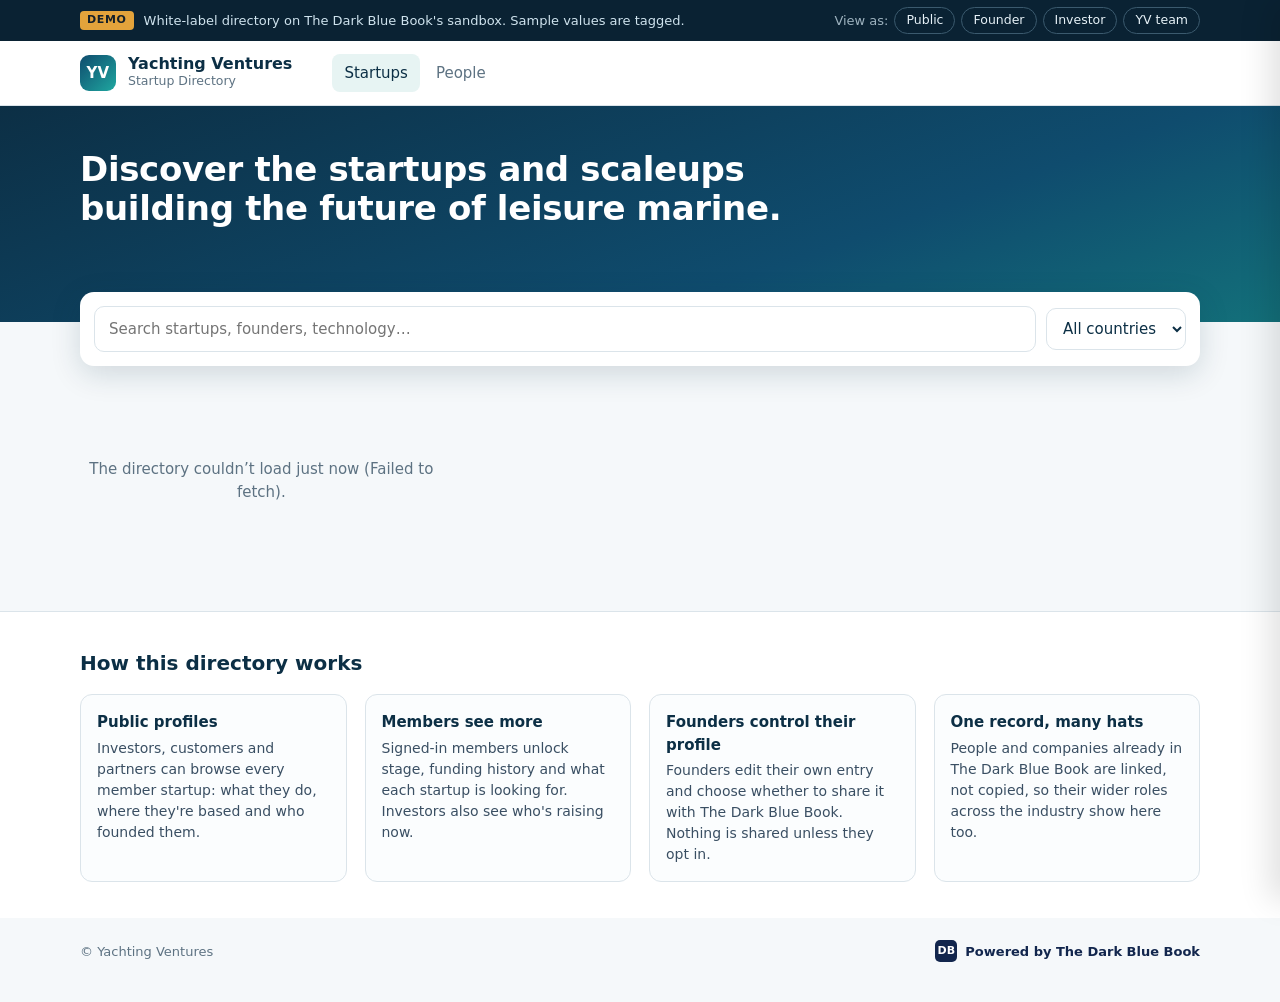
<file: app/yv/index.html>
<!DOCTYPE html>
<html lang="en-GB">
<head>
<meta charset="utf-8">
<meta name="viewport" content="width=device-width,initial-scale=1,viewport-fit=cover">
<meta name="robots" content="noindex,nofollow">
<title>Startup Directory · Yachting Ventures (demo)</title>
<meta name="description" content="Demo: a white-label startup directory for Yachting Ventures, powered by The Dark Blue Book.">
<style>
:root{--ink:#0c2f45;--primary:#0f4c6e;--accent:#1fa7a0;--soft:#e7f4f3;--bg:#f5f8fa;--surface:#fff;--line:#dbe4ea;--muted:#5d7282;--warn:#b8792a;--lock:#8a9aa6;
  --r:12px;--shadow:0 1px 2px rgba(12,47,69,.06),0 4px 14px rgba(12,47,69,.06)}
*{box-sizing:border-box}html,body{margin:0}
body{background:var(--bg);color:var(--ink);font:15px/1.5 ui-sans-serif,system-ui,-apple-system,"Segoe UI",Roboto,"Helvetica Neue",Arial,sans-serif;-webkit-font-smoothing:antialiased}
button,input,select{font:inherit;color:inherit}a{color:var(--primary)}
.wrap{max-width:1160px;margin:0 auto;padding:0 20px}
/* demo strip */
.demo{background:#0a2233;color:#cfe3ee;font-size:13px}
.demo .wrap{display:flex;gap:10px;align-items:center;flex-wrap:wrap;padding-top:7px;padding-bottom:7px}
.demo b{color:#fff;letter-spacing:.06em;font-size:11px;background:#e3a33b;color:#14202a;border-radius:4px;padding:1px 7px}
.demo .views{margin-left:auto;display:flex;gap:6px;flex-wrap:wrap;align-items:center}
.demo .views span{opacity:.75}
.demo button{background:transparent;border:1px solid #3b5a6e;color:#e6f1f7;border-radius:999px;padding:3px 11px;cursor:pointer;font-size:12.5px}
.demo button:hover{border-color:#8fb3c7}.demo button.on{background:var(--accent);border-color:var(--accent);color:#04201f;font-weight:600}
/* header */
header.top{background:var(--surface);border-bottom:1px solid var(--line);position:sticky;top:0;z-index:20}
header.top .wrap{display:flex;align-items:center;gap:16px;height:64px}
.brand{display:flex;align-items:center;gap:12px;text-decoration:none;color:var(--ink)}
.mark{width:36px;height:36px;border-radius:9px;background:linear-gradient(135deg,var(--primary),var(--accent));display:grid;place-items:center;color:#fff;font-weight:700;font-size:15px;letter-spacing:.02em}
.brand .n{font-weight:700;font-size:16px;line-height:1.1}.brand .p{font-size:12.5px;color:var(--muted)}
nav.tabs{display:flex;gap:4px;margin-left:24px}
nav.tabs button{border:0;background:none;padding:8px 12px;border-radius:8px;cursor:pointer;color:var(--muted);font-weight:500}
nav.tabs button.on{color:var(--ink);background:var(--soft)}
.acct{margin-left:auto;display:flex;align-items:center;gap:10px}
.btn{border:1px solid var(--line);background:var(--surface);border-radius:9px;padding:8px 14px;cursor:pointer;font-weight:500}
.btn:hover{border-color:#b9c9d4}.btn.pri{background:var(--primary);border-color:var(--primary);color:#fff}.btn.pri:hover{background:#0c4060}
.who{font-size:13px;color:var(--muted);text-align:right;line-height:1.2}.who b{display:block;color:var(--ink);font-weight:600}
.role{display:inline-block;font-size:11px;font-weight:600;letter-spacing:.04em;text-transform:uppercase;border-radius:4px;padding:1px 6px;background:var(--soft);color:#0e6f6a}
/* hero */
.hero{background:linear-gradient(160deg,var(--ink) 0%,var(--primary) 65%,#13707a 100%);color:#fff;padding:44px 0 72px}
.hero h1{font-size:34px;line-height:1.15;margin:0 0 10px;font-weight:700;letter-spacing:-.01em;max-width:720px}
.hero p{margin:0;color:#cfe5ee;max-width:640px;font-size:16px}
.stats{display:flex;gap:28px;margin-top:22px;flex-wrap:wrap}.stats div{font-size:13px;color:#a9cddb}.stats b{display:block;font-size:24px;color:#fff}
.searchbar{margin-top:-30px;position:relative;z-index:2}
.searchbox{background:var(--surface);border-radius:14px;box-shadow:0 8px 30px rgba(12,47,69,.16);padding:14px;display:flex;gap:10px;align-items:center;flex-wrap:wrap}
.searchbox input{flex:1 1 280px;border:1px solid var(--line);border-radius:10px;padding:11px 14px;font-size:15px;outline:none}
.searchbox input:focus{border-color:var(--accent);box-shadow:0 0 0 3px rgba(31,167,160,.15)}
.searchbox select{border:1px solid var(--line);border-radius:10px;padding:10px 12px;background:#fff}
/* filters */
.filters{display:flex;gap:8px;flex-wrap:wrap;margin:18px 0 6px;align-items:center}
.chip{border:1px solid var(--line);background:var(--surface);border-radius:999px;padding:6px 12px;cursor:pointer;font-size:13.5px}
.chip.on{background:var(--ink);border-color:var(--ink);color:#fff}
.chip.locked{color:var(--lock);border-style:dashed;cursor:help}
.fgroup{display:flex;gap:6px;align-items:center;flex-wrap:wrap;margin-right:8px}
.fgroup>small{color:var(--muted);font-size:12px;text-transform:uppercase;letter-spacing:.05em;margin-right:2px}
.count{color:var(--muted);font-size:13.5px;margin:10px 0 14px}
/* cards */
.grid{display:grid;grid-template-columns:repeat(auto-fill,minmax(300px,1fr));gap:16px;padding-bottom:48px}
.card{background:var(--surface);border:1px solid var(--line);border-radius:var(--r);padding:18px;box-shadow:var(--shadow);cursor:pointer;display:flex;flex-direction:column;gap:10px;transition:transform .12s,box-shadow .12s;text-align:left}
.card:hover{transform:translateY(-2px);box-shadow:0 2px 4px rgba(12,47,69,.06),0 10px 24px rgba(12,47,69,.1)}
.card .h{display:flex;gap:12px;align-items:center}
.av{width:44px;height:44px;border-radius:11px;display:grid;place-items:center;color:#fff;font-weight:700;font-size:15px;flex:none}
.av.p{border-radius:50%}
.card .nm{font-weight:650;font-size:16px;line-height:1.2}.card .sub{font-size:13px;color:var(--muted)}
.card .ab{font-size:14px;color:#2f4a5a;display:-webkit-box;-webkit-line-clamp:3;-webkit-box-orient:vertical;overflow:hidden}
.tags{display:flex;gap:6px;flex-wrap:wrap;margin-top:auto}
.tag{font-size:12px;border-radius:6px;padding:2px 8px;background:#eef3f6;color:#3d5868}
.tag.sec{background:var(--soft);color:#0e6f6a}.tag.raise{background:#fff3df;color:#8a5a14;font-weight:600}
.tag.book{background:#e9eef9;color:#1f3c78}.tag.feat{background:#0c2f45;color:#fff}
.tag.mine{background:#e8f6ea;color:#25693a;font-weight:600}
.empty{text-align:center;color:var(--muted);padding:60px 0}
/* drawer */
.scrim{position:fixed;inset:0;background:rgba(8,26,38,.45);z-index:40;opacity:0;pointer-events:none;transition:opacity .15s}
.scrim.on{opacity:1;pointer-events:auto}
.drawer{position:fixed;top:0;right:0;bottom:0;width:min(560px,100%);background:var(--surface);z-index:41;transform:translateX(100%);transition:transform .2s;overflow:auto;box-shadow:-10px 0 30px rgba(0,0,0,.12)}
.drawer.on{transform:none}
.dh{padding:22px 24px 18px;border-bottom:1px solid var(--line);position:sticky;top:0;background:var(--surface);z-index:1}
.dh .x{position:absolute;right:16px;top:16px;border:0;background:#eef3f6;border-radius:8px;width:32px;height:32px;cursor:pointer;font-size:18px;line-height:1}
.dh h2{margin:0;font-size:22px;line-height:1.2}.dh .sub{color:var(--muted);font-size:14px;margin-top:2px}
.db{padding:20px 24px 40px}
.db h3{font-size:12px;text-transform:uppercase;letter-spacing:.07em;color:var(--muted);margin:24px 0 10px;font-weight:600}
.db h3:first-child{margin-top:0}
dl.facts{display:grid;grid-template-columns:170px 1fr;gap:9px 14px;margin:0;font-size:14px}
dl.facts dt{color:var(--muted)}dl.facts dd{margin:0}
.locked{color:var(--lock)}.locked .l{font-size:12.5px}
.sample{font-size:10.5px;font-weight:600;letter-spacing:.05em;text-transform:uppercase;color:var(--warn);border:1px solid #ecd2a8;border-radius:4px;padding:0 5px;margin-left:6px;vertical-align:1px}
.vis{font-size:10.5px;color:var(--muted);margin-left:6px}
.people{display:flex;flex-direction:column;gap:8px}
.person{display:flex;gap:10px;align-items:center;border:1px solid var(--line);border-radius:10px;padding:9px 12px;background:#fff;cursor:pointer;text-align:left}
.person:hover{border-color:#b9c9d4}.person .av{width:34px;height:34px;font-size:12.5px}
.person .r{font-size:12.5px;color:var(--muted)}
.bookbox{border:1px solid #cdd8ef;background:linear-gradient(180deg,#f4f7fd,#fff);border-radius:12px;padding:14px 16px}
.bookbox .t{font-weight:600;display:flex;gap:8px;align-items:center}
.bookbox .t i{font-style:normal;width:22px;height:22px;border-radius:5px;background:#12264d;color:#fff;display:grid;place-items:center;font-size:11px;font-weight:700}
.bookbox ul{margin:10px 0 0;padding:0;list-style:none;font-size:13.5px;display:flex;flex-direction:column;gap:5px}
.bookbox li span{color:var(--muted)}
.bookbox p{margin:8px 0 0;font-size:13.5px;color:#3a4f63}
.share{border:1px solid var(--line);border-radius:12px;padding:14px 16px;background:#fbfdfe}
.switch{display:flex;gap:12px;align-items:flex-start;cursor:pointer}
.switch input{appearance:none;width:42px;height:24px;border-radius:999px;background:#c8d4dc;position:relative;flex:none;cursor:pointer;transition:background .15s;margin-top:1px}
.switch input:after{content:"";position:absolute;width:18px;height:18px;border-radius:50%;background:#fff;top:3px;left:3px;transition:left .15s;box-shadow:0 1px 2px rgba(0,0,0,.2)}
.switch input:checked{background:var(--accent)}.switch input:checked:after{left:21px}
.switch .tx b{display:block}.switch .tx small{color:var(--muted);font-size:13px;display:block;margin-top:2px}
.edit{display:flex;flex-direction:column;gap:10px;font-size:14px}
.edit label{display:flex;gap:8px;align-items:center}
.ok{color:#25693a;font-size:13px;margin-top:8px}
.note{font-size:13px;color:var(--muted)}
.cta{border:1px dashed #b9c9d4;border-radius:12px;padding:14px 16px;font-size:14px;color:#3a4f63;background:#fbfdfe}
/* sign-in */
.modal{position:fixed;inset:0;display:none;place-items:center;z-index:60;background:rgba(8,26,38,.5);padding:16px}
.modal.on{display:grid}
.mbox{background:#fff;border-radius:14px;padding:24px;width:min(420px,100%);box-shadow:0 20px 50px rgba(0,0,0,.25)}
.mbox h2{margin:0 0 4px;font-size:20px}.mbox p{margin:0 0 14px;color:var(--muted);font-size:14px}
.mbox label{display:block;font-size:13px;color:var(--muted);margin-bottom:10px}
.mbox input{width:100%;border:1px solid var(--line);border-radius:9px;padding:10px 12px;margin-top:4px}
.mbox .acts{display:flex;gap:8px;margin-top:6px}
.err{color:#a3332b;font-size:13px;min-height:18px}
/* how it works */
.how{background:var(--surface);border-top:1px solid var(--line);padding:36px 0}
.how h2{margin:0 0 16px;font-size:20px}
.how .cols{display:grid;grid-template-columns:repeat(auto-fit,minmax(230px,1fr));gap:18px}
.how .c{border:1px solid var(--line);border-radius:12px;padding:16px;background:#fbfdfe}
.how .c b{display:block;margin-bottom:4px}.how .c p{margin:0;font-size:14px;color:#3a4f63}
footer{padding:22px 0 40px;color:var(--muted);font-size:13px}
footer .wrap{display:flex;gap:14px;flex-wrap:wrap;align-items:center}
.pb{display:inline-flex;align-items:center;gap:8px;color:#12264d;text-decoration:none;font-weight:600;margin-left:auto}
.pb i{font-style:normal;width:22px;height:22px;border-radius:5px;background:#12264d;color:#fff;display:grid;place-items:center;font-size:11px}
@media (max-width:720px){nav.tabs{margin-left:0}.brand .p{display:none}.hero h1{font-size:26px}dl.facts{grid-template-columns:1fr}dl.facts dt{margin-top:6px}.who{display:none}header.top .wrap{gap:8px}}
</style>
</head>
<body>
<div class="demo"><div class="wrap"><b>DEMO</b><span>White-label directory on The Dark Blue Book's sandbox. Sample values are tagged.</span>
  <div class="views"><span>View as:</span>
    <button data-as="">Public</button><button data-as="yv-founder@example.com">Founder</button><button data-as="yv-investor@example.com">Investor</button><button data-as="yv-admin@example.com">YV team</button>
  </div></div></div>

<header class="top"><div class="wrap">
  <a class="brand" href="#" data-home="1"><div class="mark">YV</div><div><div class="n" id="wm">Yachting Ventures</div><div class="p" id="prod">Startup Directory</div></div></a>
  <nav class="tabs"><button data-tab="startup" class="on">Startups</button><button data-tab="person">People</button></nav>
  <div class="acct" id="acct"></div>
</div></header>

<section class="hero"><div class="wrap">
  <h1 id="tagline">Discover the startups and scaleups building the future of leisure marine.</h1>
  <p id="about"></p>
  <div class="stats" id="stats"></div>
</div></section>

<main class="wrap">
  <div class="searchbar"><div class="searchbox">
    <input id="q" type="search" placeholder="Search startups, founders, technology…" autocomplete="off">
    <select id="country"><option value="">All countries</option></select>
  </div></div>
  <div class="filters" id="filters"></div>
  <div class="count" id="count"></div>
  <div class="grid" id="grid"></div>
</main>

<section class="how"><div class="wrap">
  <h2>How this directory works</h2>
  <div class="cols">
    <div class="c"><b>Public profiles</b><p>Investors, customers and partners can browse every member startup: what they do, where they're based and who founded them.</p></div>
    <div class="c"><b>Members see more</b><p>Signed-in members unlock stage, funding history and what each startup is looking for. Investors also see who's raising now.</p></div>
    <div class="c"><b>Founders control their profile</b><p>Founders edit their own entry and choose whether to share it with The Dark Blue Book. Nothing is shared unless they opt in.</p></div>
    <div class="c"><b>One record, many hats</b><p>People and companies already in The Dark Blue Book are linked, not copied, so their wider roles across the industry show here too.</p></div>
  </div>
</div></section>

<footer><div class="wrap"><span id="foot">© Yachting Ventures</span><a class="pb" href="/" title="The Dark Blue Book (sandbox)"><i>DB</i>Powered by The Dark Blue Book</a></div></footer>

<div class="scrim" id="scrim"></div>
<aside class="drawer" id="drawer" aria-hidden="true"></aside>

<div class="modal" id="modal"><form class="mbox" id="signin">
  <h2>Member sign in</h2><p>Demo accounts use the password <b>yv-demo-2026</b>.</p>
  <label>Email<input id="em" type="email" autocomplete="username" required value="yv-investor@example.com"></label>
  <label>Password<input id="pw" type="password" autocomplete="current-password" required value="yv-demo-2026"></label>
  <div class="err" id="err"></div>
  <div class="acts"><button class="btn pri">Sign in</button><button class="btn" type="button" data-close="1">Cancel</button></div>
</form></div>

<script>
/* Yachting Ventures Startup Directory, demo (27 Nov 2026).
   Reads the 'yv' community from The Dark Blue Book's sandbox database through security-definer functions:
   community_directory (everything this viewer may see), community_book_hats (roles in the book),
   community_set_share (opt in or out of the book), community_save_value (founders edit their own fields).
   What a viewer sees is decided by the database, not this page: signed out, the private fields never arrive. */
const SB='https://kttiojuuynaznqrcwbyy.supabase.co',KEY='sb_publishable_x3NTVTSCTWkt3aaYtsncwA__-Xd-tt2',C='yv',DEMO_PW='yv-demo-2026',BOOK=location.origin+'/';
const COUNTRIES={NZL:['New Zealand','NZ'],DEU:['Germany','DE'],NOR:['Norway','NO'],SVN:['Slovenia','SI'],GBR:['United Kingdom','GB'],AUS:['Australia','AU'],CAN:['Canada','CA'],AND:['Andorra','AD'],NLD:['Netherlands','NL'],ESP:['Spain','ES'],USA:['United States','US'],FRA:['France','FR'],ITA:['Italy','IT'],MCO:['Monaco','MC'],ARE:['United Arab Emirates','AE']};
const flag=c=>{const x=COUNTRIES[c];return x?String.fromCodePoint(...[...x[1]].map(ch=>127397+ch.charCodeAt(0))):''};
const cname=c=>(COUNTRIES[c]||[c])[0];
const esc=s=>String(s??'').replace(/[&<>"']/g,c=>({'&':'&amp;','<':'&lt;','>':'&gt;','"':'&quot;',"'":'&#39;'}[c]));
const $=id=>document.getElementById(id);
const PAL=['#0f4c6e','#1fa7a0','#2d6a9f','#7b5ea7','#c0633b','#2f8f5b','#a8436b','#3b7f8f','#8a6d1f','#4a5fc1'];
const hue=s=>PAL[[...s].reduce((a,c)=>a+c.charCodeAt(0),0)%PAL.length];
const ini=n=>n.replace(/[^A-Za-zÀ-ž ]/g,' ').trim().split(/\s+/).slice(0,2).map(w=>w[0]).join('').toUpperCase();
const VIS={public:'Public',members:'Members',investors:'Investors',admins:'YV team'};
const ROLE_LABEL={public:'Public',member:'Member',investor:'Investor',admin:'YV team'};

let auth=null,D=null,tab='startup',F={sector:'',stage:'',looking:'',raising:false},sel=null,saved='';
try{auth=JSON.parse(sessionStorage.getItem('yv-auth')||'null')}catch(e){}

async function rpc(fn,args){
  const h={'apikey':KEY,'Content-Type':'application/json'};if(auth)h.Authorization='Bearer '+auth.access_token;
  const r=await fetch(SB+'/rest/v1/rpc/'+fn,{method:'POST',headers:h,body:JSON.stringify(args)});
  if(r.status===401&&auth){setAuth(null);return rpc(fn,args)}
  if(!r.ok)throw new Error((await r.text()).slice(0,200));
  const t=await r.text();return t?JSON.parse(t):null}
function setAuth(a){auth=a;try{a?sessionStorage.setItem('yv-auth',JSON.stringify(a)):sessionStorage.removeItem('yv-auth')}catch(e){}}
async function signIn(email,pw){
  const r=await fetch(SB+'/auth/v1/token?grant_type=password',{method:'POST',headers:{apikey:KEY,'Content-Type':'application/json'},body:JSON.stringify({email,password:pw})});
  if(!r.ok)throw new Error('Wrong email or password.');const j=await r.json();setAuth({access_token:j.access_token,email});}
async function load(){D=await rpc('community_directory',{p:C});paintChrome();render();if(sel)openProfile(sel,true)}

function E(id){return D.entries.find(e=>e.id===id)}
function field(k){return D.fields.find(f=>f.key===k)}
function v(e,k){return e.values[k]}

function paintChrome(){
  const c=D.community,b=c.brand||{};
  for(const [k,val] of Object.entries(b))if(/^#/.test(val))document.documentElement.style.setProperty('--'+k,val);
  $('wm').textContent=b.wordmark||c.name;$('prod').textContent=c.product;$('tagline').textContent=c.tagline;$('about').textContent=c.about;
  $('foot').textContent='© '+c.name+' · Directory demo';
  const st=D.entries.filter(e=>e.kind==='startup'),ppl=D.entries.filter(e=>e.kind==='person');
  const countries=new Set(st.map(e=>e.country).filter(Boolean)),sectors=new Set(st.map(e=>v(e,'sector')).filter(Boolean));
  $('stats').innerHTML=`<div><b>${st.length}</b>startups</div><div><b>${ppl.length}</b>founders and team</div><div><b>${countries.size}</b>countries</div><div><b>${sectors.size}</b>sectors</div>`;
  const cs=$('country'),cur=cs.value;cs.innerHTML='<option value="">All countries</option>'+[...countries].sort((a,b)=>cname(a).localeCompare(cname(b))).map(x=>`<option value="${x}">${flag(x)} ${esc(cname(x))}</option>`).join('');cs.value=cur;
  const role=D.viewer.role;
  $('acct').innerHTML=role==='public'?`<button class="btn" data-signin="1">Member sign in</button><a class="btn pri" href="${esc(c.join_url)}" target="_blank" rel="noopener">Join ${esc(c.name)}</a>`
    :`<div class="who"><b>${esc(D.viewer.label||auth&&auth.email)}</b><span class="role">${ROLE_LABEL[role]}</span></div><button class="btn" data-signout="1">Sign out</button>`;
  document.querySelectorAll('.demo [data-as]').forEach(b=>b.classList.toggle('on',(b.dataset.as||'')===(auth?auth.email:'')));
  document.querySelectorAll('nav.tabs button').forEach(b=>b.classList.toggle('on',b.dataset.tab===tab));
}

function filtersHtml(){
  if(tab!=='startup')return '';
  const sec=field('sector'),stage=field('stage'),lf=field('looking_for'),rz=field('raising');
  const chips=(f,key,val,label)=>`<button class="chip${F[key]===val?' on':''}" data-f="${key}" data-v="${esc(val)}">${esc(label)}</button>`;
  const lock=(f)=>`<span class="chip locked" title="${VIS[f.visibility]} only: sign in to filter by ${esc(f.label.toLowerCase())}">🔒 ${esc(f.label)}</span>`;
  let h=`<div class="fgroup"><small>Sector</small>${chips(sec,'sector','','All')}${sec.options.map(o=>chips(sec,'sector',o,o)).join('')}</div>`;
  h+=`<div class="fgroup">${stage.open?`<small>Stage</small>${chips(stage,'stage','','Any')}${stage.options.map(o=>chips(stage,'stage',o,o)).join('')}`:lock(stage)}</div>`;
  h+=`<div class="fgroup">${lf.open?`<small>Looking for</small>${chips(lf,'looking','','Any')}${lf.options.map(o=>chips(lf,'looking',o,o)).join('')}`:lock(lf)}</div>`;
  h+=`<div class="fgroup">${rz.open?`<button class="chip${F.raising?' on':''}" data-raising="1">💷 Raising now</button>`:lock(rz)}</div>`;
  return h}

function match(e,q){
  if(!q)return true;
  const hay=[e.name,e.about,v(e,'sector'),v(e,'hq'),cname(e.country),...(e.people||[]).map(p=>p.name+' '+p.role),...(e.orgs||[]).map(o=>o.name+' '+o.role)].join(' ').toLowerCase();
  return q.split(/\s+/).every(w=>hay.includes(w))}

function render(){
  $('filters').innerHTML=filtersHtml();
  const q=$('q').value.trim().toLowerCase(),cty=$('country').value;
  let list=D.entries.filter(e=>e.kind===tab&&match(e,q)&&(!cty||e.country===cty));
  if(tab==='startup')list=list.filter(e=>(!F.sector||v(e,'sector')===F.sector)&&(!F.stage||v(e,'stage')===F.stage)&&(!F.looking||(v(e,'looking_for')||[]).includes(F.looking))&&(!F.raising||v(e,'raising')===true));
  list.sort((a,b)=>(b.mine-a.mine)||(b.featured-a.featured)||a.name.localeCompare(b.name));
  $('count').textContent=list.length+' '+(tab==='startup'?(list.length===1?'startup':'startups'):(list.length===1?'person':'people'));
  $('grid').innerHTML=list.length?list.map(card).join(''):`<div class="empty">Nothing matches that search.</div>`;
}

function card(e){
  if(e.kind==='person'){
    const orgs=(e.orgs||[]).map(o=>o.role+', '+o.name).join(' · ')||v(e,'person_role')||'';
    return `<button class="card" data-open="${e.id}"><div class="h"><div class="av p" style="background:${hue(e.name)}">${ini(e.name)}</div><div><div class="nm">${esc(e.name)}</div><div class="sub">${esc(orgs)}</div></div></div>
      <div class="tags">${e.country?`<span class="tag">${flag(e.country)} ${esc(cname(e.country))}</span>`:''}${e.in_book&&e.shared?'<span class="tag book">Also in The Dark Blue Book</span>':''}</div></button>`}
  const sec=v(e,'sector'),hq=v(e,'hq')||cname(e.country);
  return `<button class="card" data-open="${e.id}"><div class="h"><div class="av" style="background:${hue(e.name)}">${ini(e.name)}</div><div><div class="nm">${esc(e.name)}</div><div class="sub">${flag(e.country)} ${esc(hq)}</div></div></div>
    <div class="ab">${esc(e.about)}</div>
    <div class="tags">${e.mine?'<span class="tag mine">Your company</span>':''}${e.featured?'<span class="tag feat">Featured</span>':''}${sec?`<span class="tag sec">${esc(sec)}</span>`:''}${v(e,'stage')?`<span class="tag">${esc(v(e,'stage'))}</span>`:''}${v(e,'raising')===true?'<span class="tag raise">Raising</span>':''}${e.in_book&&e.shared?'<span class="tag book">In The Dark Blue Book</span>':''}</div></button>`}

function fmt(f,val){
  if(f.type==='bool')return val?'Yes':'No';
  if(f.type==='multi')return (val||[]).map(x=>`<span class="tag">${esc(x)}</span>`).join(' ');
  if(f.type==='url')return `<a href="${esc(val)}" target="_blank" rel="noopener">Open</a>`;
  return esc(val)}

function factsHtml(e){
  const rows=D.fields.filter(f=>f.applies_to===e.kind);
  return `<dl class="facts">${rows.map(f=>{
    const has=Object.prototype.hasOwnProperty.call(e.values,f.key),open=f.open||e.mine;
    if(!open)return `<dt>${esc(f.label)}</dt><dd class="locked"><span class="l">🔒 ${VIS[f.visibility]} only</span></dd>`;
    if(!has)return '';
    return `<dt>${esc(f.label)}${f.visibility!=='public'?`<span class="vis">· ${VIS[f.visibility]}</span>`:''}</dt><dd>${fmt(f,e.values[f.key])}${f.sample?'<span class="sample">sample</span>':''}</dd>`}).join('')}</dl>`}

async function openProfile(id,keep){
  const e=E(id);if(!e)return closeDrawer();sel=id;
  if(!keep)saved='';
  const dr=$('drawer'),role=D.viewer.role,canEdit=e.mine||role==='admin';
  const locked=D.fields.filter(f=>f.applies_to===e.kind&&!f.open&&!e.mine).length;
  const sub=e.kind==='startup'?`${flag(e.country)} ${esc(v(e,'hq')||cname(e.country))}${v(e,'sector')?' · '+esc(v(e,'sector')):''}`:esc((e.orgs||[]).map(o=>o.role+', '+o.name).join(' · ')||v(e,'person_role')||'');
  let h=`<div class="dh"><button class="x" data-close-drawer="1" aria-label="Close">×</button><div style="display:flex;gap:14px;align-items:center"><div class="av${e.kind==='person'?' p':''}" style="background:${hue(e.name)};width:52px;height:52px;font-size:17px">${ini(e.name)}</div><div><h2>${esc(e.name)}</h2><div class="sub">${sub}</div></div></div></div><div class="db">`;
  if(e.about)h+=`<h3>About</h3><p style="margin:0">${esc(e.about)}</p>${e.website?`<p style="margin:10px 0 0"><a href="${esc(e.website)}" target="_blank" rel="noopener">${esc(e.website.replace(/^https?:\/\/(www\.)?/,''))} ↗</a></p>`:''}`;
  h+=`<h3>Details</h3>${factsHtml(e)}`;
  if(locked&&role==='public')h+=`<div class="cta" style="margin-top:14px">${locked} more details are for ${esc(D.community.name)} members and investors. <button class="btn" data-signin="1" style="margin-left:6px;padding:5px 10px">Sign in</button></div>`;
  if(e.kind==='startup'&&e.people.length)h+=`<h3>Founders and team</h3><div class="people">${e.people.map(p=>`<button class="person" data-open="${p.id}"><div class="av p" style="background:${hue(p.name)}">${ini(p.name)}</div><div><div>${esc(p.name)}</div><div class="r">${esc(p.role)}</div></div></button>`).join('')}</div>`;
  if(e.kind==='person'&&e.orgs.length)h+=`<h3>In the directory</h3><div class="people">${e.orgs.map(o=>`<button class="person" data-open="${o.id}"><div class="av" style="background:${hue(o.name)}">${ini(o.name)}</div><div><div>${esc(o.name)}</div><div class="r">${esc(o.role)}</div></div></button>`).join('')}</div>`;
  h+=`<div id="hats"></div>`;
  if(canEdit&&e.kind==='startup')h+=editHtml(e);
  if(canEdit)h+=shareHtml(e);
  h+='</div>';
  dr.innerHTML=h;dr.classList.add('on');dr.setAttribute('aria-hidden','false');$('scrim').classList.add('on');
  if(!keep)dr.scrollTop=0;
  try{history.replaceState(null,'','#'+id)}catch(err){}
  if(e.in_book&&e.shared){
    const hats=await rpc('community_book_hats',{p:C,p_entity:id}).catch(()=>[]);
    if(sel!==id)return;
    const here=new Set([...(e.people||[]).map(p=>p.id),...(e.orgs||[]).map(o=>o.id)]);
    const others=hats.filter(x=>!here.has(x.other_id)),show=others.slice(0,10);
    if(!others.length)return;
    $('hats').innerHTML=`<h3>Across the industry</h3><div class="bookbox"><div class="t"><i>DB</i>Also in The Dark Blue Book</div>
      <ul>${show.map(x=>`<li>${x.dir==='out'?`${esc(x.role)} <span>·</span> ${esc(x.other)}`:`${esc(x.other)} <span>· ${esc(x.role)}</span>`}</li>`).join('')}</ul>
      ${others.length>show.length?`<p>and ${others.length-show.length} more.</p>`:''}<p><a href="${BOOK}#${encodeURIComponent(id)}" target="_blank" rel="noopener">See ${esc(e.name)} on the map ↗</a></p></div>`}
}

function editHtml(e){
  const lf=field('looking_for'),cur=v(e,'looking_for')||[];
  return `<h3>Edit your listing</h3><div class="share edit">
    <label><input type="checkbox" data-edit-raising="${e.id}" ${v(e,'raising')===true?'checked':''}> Raising now <span class="note">(investors only)</span></label>
    <div><div class="note" style="margin-bottom:6px">Looking for (members)</div><div style="display:flex;gap:10px;flex-wrap:wrap">${lf.options.map(o=>`<label><input type="checkbox" data-edit-lf="${e.id}" value="${esc(o)}" ${cur.includes(o)?'checked':''}> ${esc(o)}</label>`).join('')}</div></div>
    ${saved==='edit'?'<div class="ok">Saved.</div>':''}</div>`}

function shareHtml(e){
  const already=e.in_book&&!e.book_draft;
  const status=e.shared?(already?`Shared. ${esc(e.name)} is in The Dark Blue Book, so its wider industry roles show on this profile.`:`Shared. The Dark Blue Book's editors will review the entry before it appears on their map.`)
    :`Not shared. This profile stays inside the ${esc(D.community.name)} directory.`;
  return `<h3>The Dark Blue Book</h3><div class="share"><label class="switch"><input type="checkbox" data-share="${e.id}" ${e.shared?'checked':''} ${already&&e.shared?'':''}><span class="tx"><b>Share this profile with The Dark Blue Book</b><small>The Dark Blue Book maps who's who across the marine and sailing business. Sharing adds ${e.kind==='startup'?'your company':'this person'} there too, linked to ${esc(D.community.name)}. You can stop sharing at any time.</small></span></label>
    <p class="note" style="margin:10px 0 0">${status}</p>${saved==='share'?'<div class="ok">Updated.</div>':''}</div>`}

function closeDrawer(){sel=null;$('drawer').classList.remove('on');$('drawer').setAttribute('aria-hidden','true');$('scrim').classList.remove('on');try{history.replaceState(null,'',location.pathname)}catch(e){}}

document.addEventListener('click',async ev=>{
  const t=ev.target.closest('button,a,[data-close],#scrim');if(!t)return;
  if(t.id==='scrim'||t.dataset.closeDrawer)return closeDrawer();
  if(t.dataset.home){ev.preventDefault();closeDrawer();window.scrollTo({top:0,behavior:'smooth'});return}
  if(t.dataset.tab){tab=t.dataset.tab;paintChrome();render();return}
  if(t.dataset.open)return openProfile(t.dataset.open);
  if(t.dataset.f){F[t.dataset.f]=t.dataset.v;render();return}
  if(t.dataset.raising){F.raising=!F.raising;render();return}
  if(t.dataset.signin){$('err').textContent='';$('modal').classList.add('on');return}
  if(t.dataset.close){$('modal').classList.remove('on');return}
  if(t.dataset.signout){setAuth(null);await load();return}
  if(t.dataset.as!==undefined){
    t.disabled=true;
    try{if(t.dataset.as){await signIn(t.dataset.as,DEMO_PW)}else setAuth(null);await load()}catch(e){alertBox(e.message)}
    t.disabled=false;return}
});
document.addEventListener('change',async ev=>{
  const t=ev.target;
  try{
    if(t.dataset.share){await rpc('community_set_share',{p:C,p_entity:t.dataset.share,p_share:t.checked});saved='share';await load();return}
    if(t.dataset.editRaising){await rpc('community_save_value',{p:C,p_entity:t.dataset.editRaising,p_key:'raising',p_value:t.checked});saved='edit';await load();return}
    if(t.dataset.editLf){const id=t.dataset.editLf,vals=[...document.querySelectorAll(`[data-edit-lf="${id}"]:checked`)].map(x=>x.value);
      await rpc('community_save_value',{p:C,p_entity:id,p_key:'looking_for',p_value:vals.length?vals:null});saved='edit';await load();return}
  }catch(e){alertBox('Couldn’t save: '+e.message)}
  if(t.id==='country')render();
});
$('q').addEventListener('input',render);
$('signin').addEventListener('submit',async ev=>{ev.preventDefault();$('err').textContent='';
  try{await signIn($('em').value.trim(),$('pw').value);$('modal').classList.remove('on');await load()}catch(e){$('err').textContent=e.message}});
document.addEventListener('keydown',e=>{if(e.key==='Escape'){$('modal').classList.remove('on');closeDrawer()}});
function alertBox(m){const d=document.createElement('div');d.textContent=m;d.style.cssText='position:fixed;left:50%;bottom:24px;transform:translateX(-50%);background:#0c2f45;color:#fff;padding:10px 16px;border-radius:10px;z-index:99;font-size:14px';document.body.appendChild(d);setTimeout(()=>d.remove(),4000)}

window.addEventListener('hashchange',()=>{const h=decodeURIComponent(location.hash.slice(1));if(h&&h!==sel&&D)openProfile(h)});
sel=decodeURIComponent(location.hash.slice(1))||null;
load().catch(e=>{$('grid').innerHTML=`<div class="empty">The directory couldn’t load just now (${esc(e.message)}).</div>`});
</script>
</body>
</html>
</file>
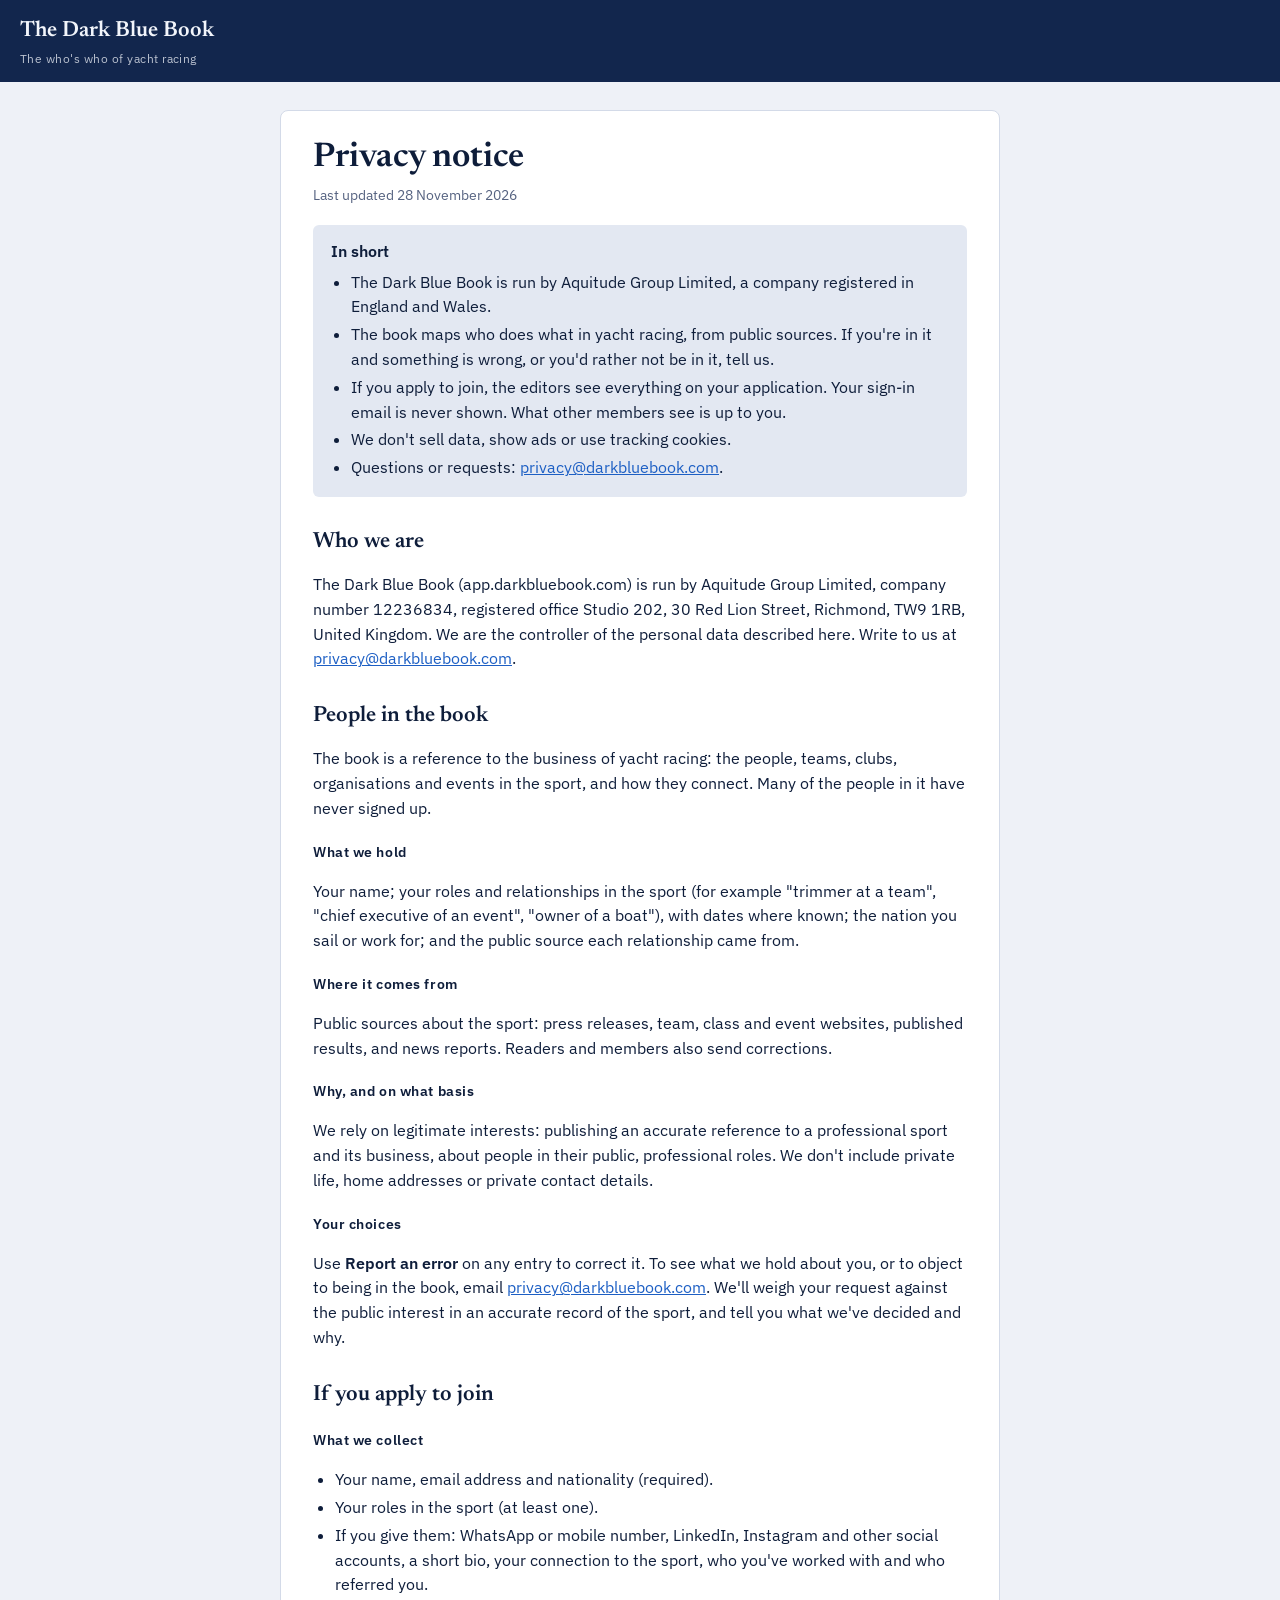
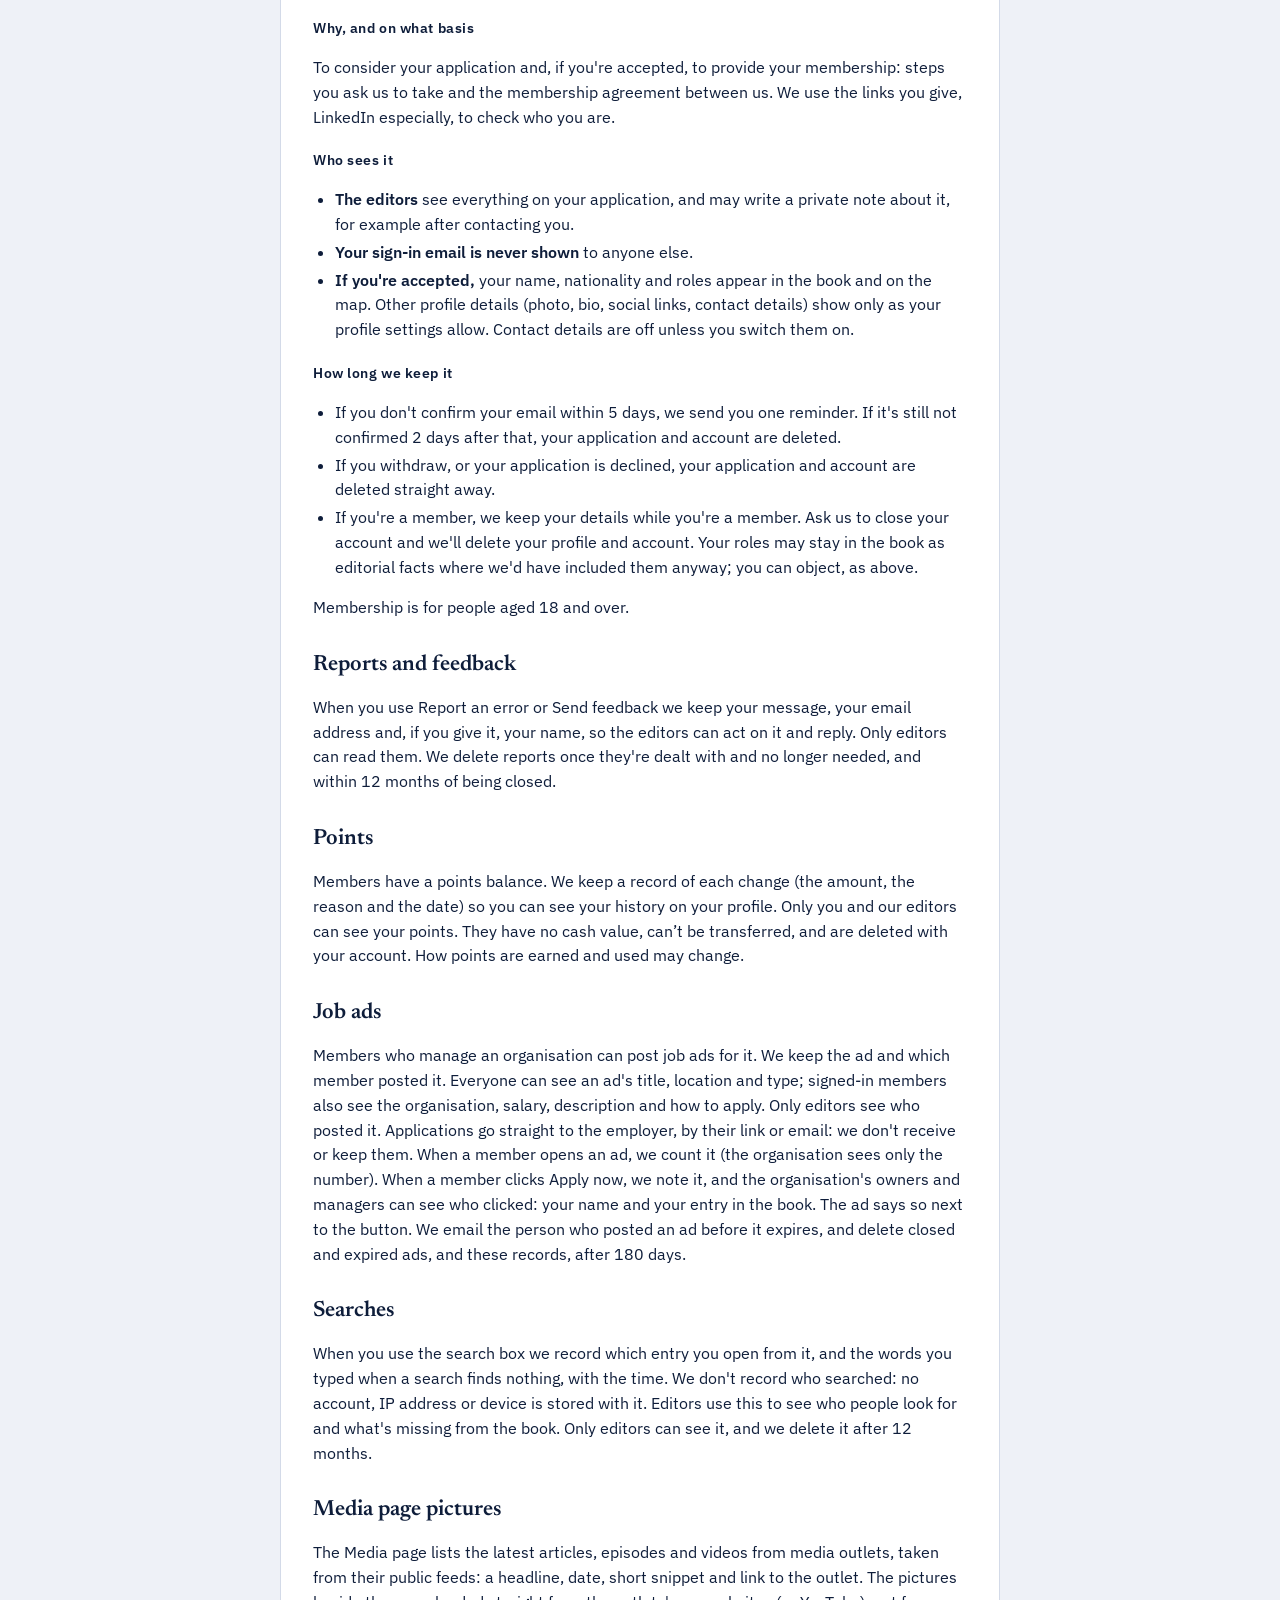
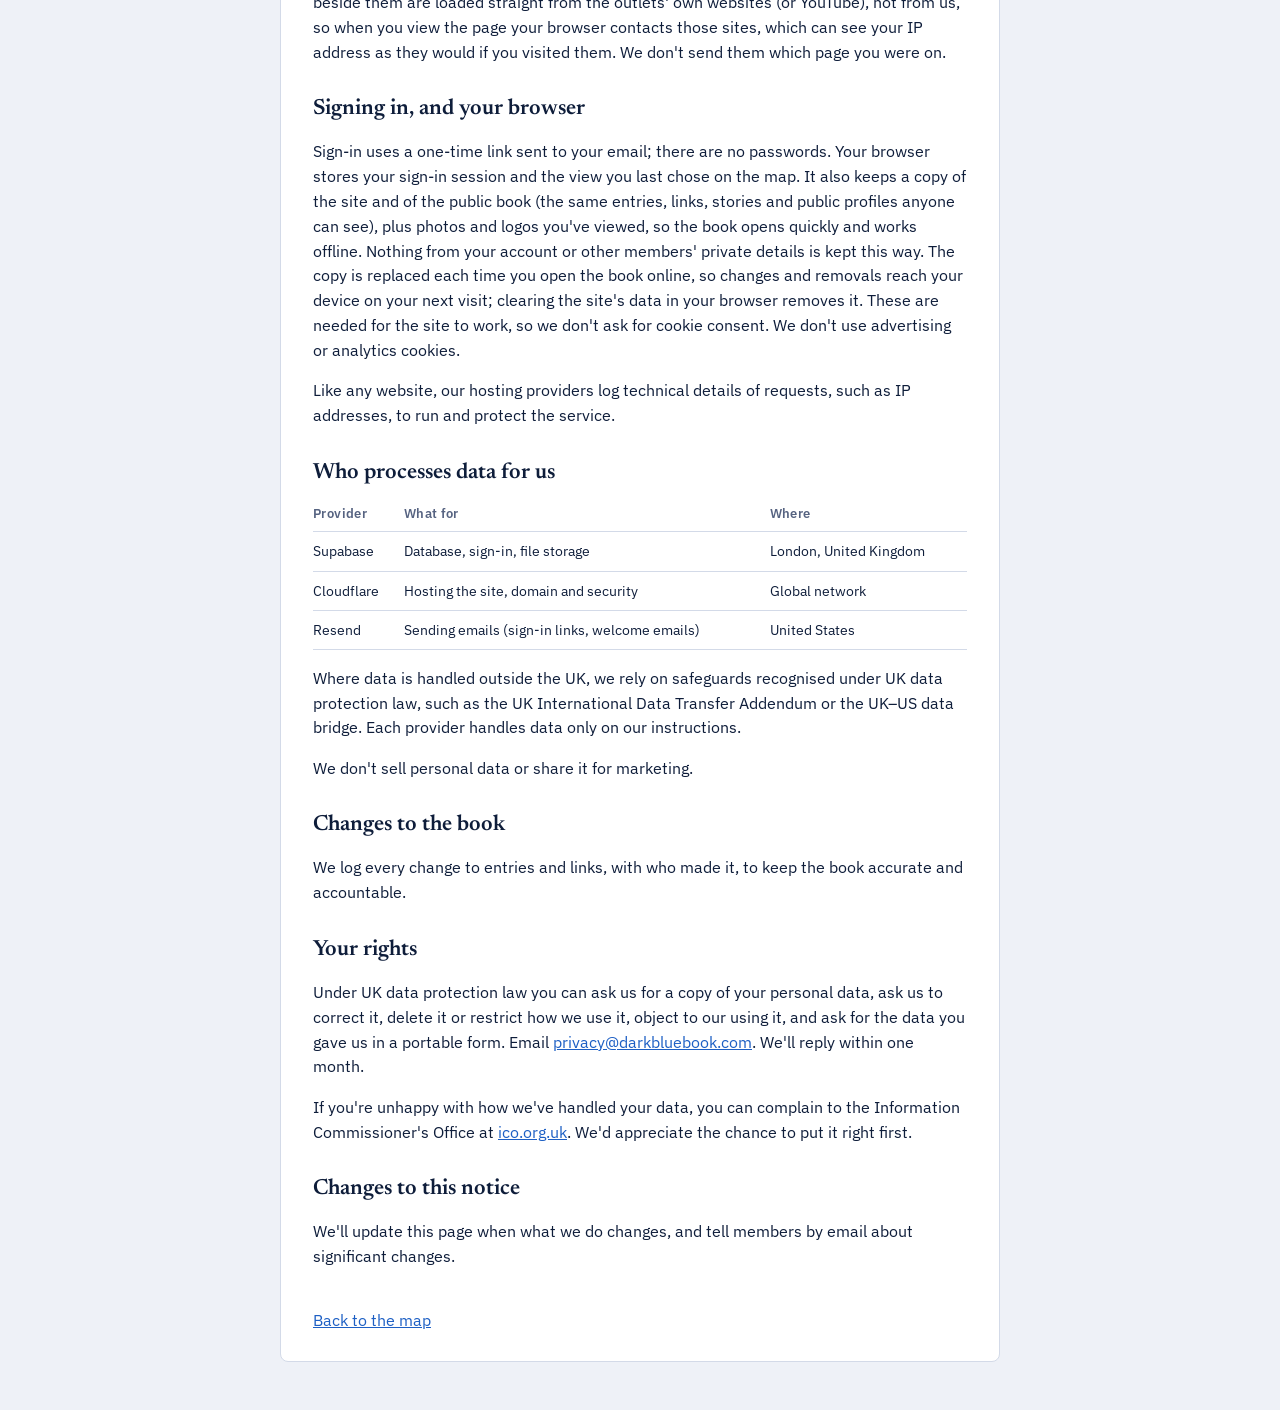
<file: app/privacy.html>
<!doctype html>
<html lang="en"><head><meta charset="utf-8"><meta name="viewport" content="width=device-width,initial-scale=1">
<title>Privacy notice · The Dark Blue Book</title>
<meta name="description" content="How The Dark Blue Book collects, uses and protects personal data.">
<link rel="stylesheet" href="fonts/fonts.css">
<link rel="manifest" href="/manifest.webmanifest"><meta name="theme-color" content="#12264d"><link rel="icon" href="/icons/icon-32.png" sizes="32x32"><link rel="apple-touch-icon" href="/icons/icon-180.png">
<style>
:root{--bg:#eef1f7;--surface:#ffffff;--ink:#0e1d3a;--muted:#566381;--line:#d3dae8;--wash:#e3e8f2;--navy:#12264d;--on-navy:#f2f5fb;--link:#1d5fc4;
  --display:"Newsreader",Georgia,"Times New Roman",serif;--ui:"IBM Plex Sans",system-ui,-apple-system,"Segoe UI",sans-serif}
@media (prefers-color-scheme: dark){:root:not([data-theme="light"]){--bg:#091228;--surface:#0f1c3b;--ink:#e8edf9;--muted:#93a2c2;--line:#22335c;--wash:#16264b;--navy:#050c1d;--on-navy:#e8edf9;--link:#6ea4ff;color-scheme:dark}}
:root[data-theme="dark"]{--bg:#091228;--surface:#0f1c3b;--ink:#e8edf9;--muted:#93a2c2;--line:#22335c;--wash:#16264b;--navy:#050c1d;--on-navy:#e8edf9;--link:#6ea4ff;color-scheme:dark}
*{box-sizing:border-box}
body{margin:0;background:var(--bg);color:var(--ink);font-family:var(--ui);font-size:15.5px;line-height:1.6}
a{color:var(--link)}
.top{background:var(--navy);color:var(--on-navy);padding:14px 20px}
.top a{color:inherit;text-decoration:none;font-family:var(--display);font-weight:600;font-size:22px}
.top span{display:block;font-size:12px;opacity:.75;letter-spacing:.04em}
main{max-width:760px;margin:0 auto;padding:28px 20px 48px}
article{background:var(--surface);border:1px solid var(--line);border-radius:8px;padding:28px 32px}
h1{font-family:var(--display);font-weight:600;font-size:34px;line-height:1.15;margin:0 0 6px}
h2{font-family:var(--display);font-weight:600;font-size:22px;line-height:1.25;margin:32px 0 8px}
h3{font-size:14px;letter-spacing:.04em;margin:20px 0 4px}
.upd{color:var(--muted);margin:0 0 18px;font-size:14px}
.sum{background:var(--wash);border-radius:6px;padding:14px 18px;margin:0 0 8px}
.sum ul{margin:6px 0 0;padding-left:20px}
ul{padding-left:22px}li{margin:3px 0}
table{border-collapse:collapse;width:100%;font-size:14px;margin:8px 0}
th,td{text-align:left;vertical-align:top;border-bottom:1px solid var(--line);padding:8px 10px 8px 0}
th{font-weight:600;color:var(--muted);font-size:12.5px;letter-spacing:.03em}
.back{display:inline-block;margin-top:24px}
@media (max-width:640px){main{padding:16px 16px 40px}article{padding:20px 18px}h1{font-size:28px}table{display:block;overflow-x:auto}}
</style></head>
<body>
<header class="top"><a href="./">The Dark Blue Book</a><span>The who's who of yacht racing</span></header>
<main><article>
<h1>Privacy notice</h1>
<p class="upd">Last updated 28 November 2026</p>

<div class="sum"><strong>In short</strong><ul>
<li>The Dark Blue Book is run by Aquitude Group Limited, a company registered in England and Wales.</li>
<li>The book maps who does what in yacht racing, from public sources. If you're in it and something is wrong, or you'd rather not be in it, tell us.</li>
<li>If you apply to join, the editors see everything on your application. Your sign-in email is never shown. What other members see is up to you.</li>
<li>We don't sell data, show ads or use tracking cookies.</li>
<li>Questions or requests: <a href="mailto:privacy@darkbluebook.com">privacy@darkbluebook.com</a>.</li>
</ul></div>

<h2>Who we are</h2>
<p>The Dark Blue Book (app.darkbluebook.com) is run by Aquitude Group Limited, company number 12236834, registered office Studio 202, 30 Red Lion Street, Richmond, TW9 1RB, United Kingdom. We are the controller of the personal data described here. Write to us at <a href="mailto:privacy@darkbluebook.com">privacy@darkbluebook.com</a>.</p>

<h2>People in the book</h2>
<p>The book is a reference to the business of yacht racing: the people, teams, clubs, organisations and events in the sport, and how they connect. Many of the people in it have never signed up.</p>
<h3>What we hold</h3>
<p>Your name; your roles and relationships in the sport (for example "trimmer at a team", "chief executive of an event", "owner of a boat"), with dates where known; the nation you sail or work for; and the public source each relationship came from.</p>
<h3>Where it comes from</h3>
<p>Public sources about the sport: press releases, team, class and event websites, published results, and news reports. Readers and members also send corrections.</p>
<h3>Why, and on what basis</h3>
<p>We rely on legitimate interests: publishing an accurate reference to a professional sport and its business, about people in their public, professional roles. We don't include private life, home addresses or private contact details.</p>
<h3>Your choices</h3>
<p>Use <strong>Report an error</strong> on any entry to correct it. To see what we hold about you, or to object to being in the book, email <a href="mailto:privacy@darkbluebook.com">privacy@darkbluebook.com</a>. We'll weigh your request against the public interest in an accurate record of the sport, and tell you what we've decided and why.</p>

<h2>If you apply to join</h2>
<h3>What we collect</h3>
<ul>
<li>Your name, email address and nationality (required).</li>
<li>Your roles in the sport (at least one).</li>
<li>If you give them: WhatsApp or mobile number, LinkedIn, Instagram and other social accounts, a short bio, your connection to the sport, who you've worked with and who referred you.</li>
</ul>
<h3>Why, and on what basis</h3>
<p>To consider your application and, if you're accepted, to provide your membership: steps you ask us to take and the membership agreement between us. We use the links you give, LinkedIn especially, to check who you are.</p>
<h3>Who sees it</h3>
<ul>
<li><strong>The editors</strong> see everything on your application, and may write a private note about it, for example after contacting you.</li>
<li><strong>Your sign-in email is never shown</strong> to anyone else.</li>
<li><strong>If you're accepted,</strong> your name, nationality and roles appear in the book and on the map. Other profile details (photo, bio, social links, contact details) show only as your profile settings allow. Contact details are off unless you switch them on.</li>
</ul>
<h3>How long we keep it</h3>
<ul>
<li>If you don't confirm your email within 5 days, we send you one reminder. If it's still not confirmed 2 days after that, your application and account are deleted.</li>
<li>If you withdraw, or your application is declined, your application and account are deleted straight away.</li>
<li>If you're a member, we keep your details while you're a member. Ask us to close your account and we'll delete your profile and account. Your roles may stay in the book as editorial facts where we'd have included them anyway; you can object, as above.</li>
</ul>
<p>Membership is for people aged 18 and over.</p>

<h2>Reports and feedback</h2>
<p>When you use Report an error or Send feedback we keep your message, your email address and, if you give it, your name, so the editors can act on it and reply. Only editors can read them. We delete reports once they're dealt with and no longer needed, and within 12 months of being closed.</p>

<h2>Points</h2>
<p>Members have a points balance. We keep a record of each change (the amount, the reason and the date) so you can see your history on your profile. Only you and our editors can see your points. They have no cash value, can’t be transferred, and are deleted with your account. How points are earned and used may change.</p>

<h2>Job ads</h2>
<p>Members who manage an organisation can post job ads for it. We keep the ad and which member posted it. Everyone can see an ad's title, location and type; signed-in members also see the organisation, salary, description and how to apply. Only editors see who posted it. Applications go straight to the employer, by their link or email: we don't receive or keep them. When a member opens an ad, we count it (the organisation sees only the number). When a member clicks Apply now, we note it, and the organisation's owners and managers can see who clicked: your name and your entry in the book. The ad says so next to the button. We email the person who posted an ad before it expires, and delete closed and expired ads, and these records, after 180 days.</p>

<h2>Searches</h2>
<p>When you use the search box we record which entry you open from it, and the words you typed when a search finds nothing, with the time. We don't record who searched: no account, IP address or device is stored with it. Editors use this to see who people look for and what's missing from the book. Only editors can see it, and we delete it after 12 months.</p>

<h2>Media page pictures</h2>
<p>The Media page lists the latest articles, episodes and videos from media outlets, taken from their public feeds: a headline, date, short snippet and link to the outlet. The pictures beside them are loaded straight from the outlets' own websites (or YouTube), not from us, so when you view the page your browser contacts those sites, which can see your IP address as they would if you visited them. We don't send them which page you were on.</p>

<h2>Signing in, and your browser</h2>
<p>Sign-in uses a one-time link sent to your email; there are no passwords. Your browser stores your sign-in session and the view you last chose on the map. It also keeps a copy of the site and of the public book (the same entries, links, stories and public profiles anyone can see), plus photos and logos you've viewed, so the book opens quickly and works offline. Nothing from your account or other members' private details is kept this way. The copy is replaced each time you open the book online, so changes and removals reach your device on your next visit; clearing the site's data in your browser removes it. These are needed for the site to work, so we don't ask for cookie consent. We don't use advertising or analytics cookies.</p>
<p>Like any website, our hosting providers log technical details of requests, such as IP addresses, to run and protect the service.</p>

<h2>Who processes data for us</h2>
<table>
<tr><th>Provider</th><th>What for</th><th>Where</th></tr>
<tr><td>Supabase</td><td>Database, sign-in, file storage</td><td>London, United Kingdom</td></tr>
<tr><td>Cloudflare</td><td>Hosting the site, domain and security</td><td>Global network</td></tr>
<tr><td>Resend</td><td>Sending emails (sign-in links, welcome emails)</td><td>United States</td></tr>
</table>
<p>Where data is handled outside the UK, we rely on safeguards recognised under UK data protection law, such as the UK International Data Transfer Addendum or the UK–US data bridge. Each provider handles data only on our instructions.</p>
<p>We don't sell personal data or share it for marketing.</p>

<h2>Changes to the book</h2>
<p>We log every change to entries and links, with who made it, to keep the book accurate and accountable.</p>

<h2>Your rights</h2>
<p>Under UK data protection law you can ask us for a copy of your personal data, ask us to correct it, delete it or restrict how we use it, object to our using it, and ask for the data you gave us in a portable form. Email <a href="mailto:privacy@darkbluebook.com">privacy@darkbluebook.com</a>. We'll reply within one month.</p>
<p>If you're unhappy with how we've handled your data, you can complain to the Information Commissioner's Office at <a href="https://ico.org.uk/make-a-complaint/" rel="noopener">ico.org.uk</a>. We'd appreciate the chance to put it right first.</p>

<h2>Changes to this notice</h2>
<p>We'll update this page when what we do changes, and tell members by email about significant changes.</p>

<a class="back" href="./">Back to the map</a>
</article></main>
</body></html>
</file>
<file: app/fonts/fonts.css>
/* Fonts are served from this site, not Google Fonts, so visitors' addresses are not sent to Google. Newsreader and IBM Plex: SIL Open Font License (see LICENSE files). */
@font-face{font-family:'Newsreader';font-style:normal;font-display:swap;font-weight:200 800;src:url(newsreader-latin-opsz-normal.woff2) format('woff2-variations');unicode-range:U+0000-00FF,U+0131,U+0152-0153,U+02BB-02BC,U+02C6,U+02DA,U+02DC,U+0304,U+0308,U+0329,U+2000-206F,U+20AC,U+2122,U+2191,U+2193,U+2212,U+2215,U+FEFF,U+FFFD}
@font-face{font-family:'IBM Plex Sans';font-style:normal;font-display:swap;font-weight:400;src:url(ibm-plex-sans-latin-400-normal.woff2) format('woff2');unicode-range:U+0000-00FF,U+0131,U+0152-0153,U+02BB-02BC,U+02C6,U+02DA,U+02DC,U+0304,U+0308,U+0329,U+2000-206F,U+20AC,U+2122,U+2191,U+2193,U+2212,U+2215,U+FEFF,U+FFFD}
@font-face{font-family:'IBM Plex Sans';font-style:normal;font-display:swap;font-weight:500;src:url(ibm-plex-sans-latin-500-normal.woff2) format('woff2');unicode-range:U+0000-00FF,U+0131,U+0152-0153,U+02BB-02BC,U+02C6,U+02DA,U+02DC,U+0304,U+0308,U+0329,U+2000-206F,U+20AC,U+2122,U+2191,U+2193,U+2212,U+2215,U+FEFF,U+FFFD}
@font-face{font-family:'IBM Plex Sans';font-style:normal;font-display:swap;font-weight:600;src:url(ibm-plex-sans-latin-600-normal.woff2) format('woff2');unicode-range:U+0000-00FF,U+0131,U+0152-0153,U+02BB-02BC,U+02C6,U+02DA,U+02DC,U+0304,U+0308,U+0329,U+2000-206F,U+20AC,U+2122,U+2191,U+2193,U+2212,U+2215,U+FEFF,U+FFFD}
@font-face{font-family:'Newsreader';font-style:normal;font-display:swap;font-weight:200 800;src:url(newsreader-latin-ext-opsz-normal.woff2) format('woff2-variations');unicode-range:U+0100-02BA,U+02BD-02C5,U+02C7-02CC,U+02CE-02D7,U+02DD-02FF,U+0304,U+0308,U+0329,U+1D00-1DBF,U+1E00-1E9F,U+1EF2-1EFF,U+2020,U+20A0-20AB,U+20AD-20C0,U+2113,U+2C60-2C7F,U+A720-A7FF}
@font-face{font-family:'IBM Plex Sans';font-style:normal;font-display:swap;font-weight:400;src:url(ibm-plex-sans-latin-ext-400-normal.woff2) format('woff2');unicode-range:U+0100-02BA,U+02BD-02C5,U+02C7-02CC,U+02CE-02D7,U+02DD-02FF,U+0304,U+0308,U+0329,U+1D00-1DBF,U+1E00-1E9F,U+1EF2-1EFF,U+2020,U+20A0-20AB,U+20AD-20C0,U+2113,U+2C60-2C7F,U+A720-A7FF}
@font-face{font-family:'IBM Plex Sans';font-style:normal;font-display:swap;font-weight:500;src:url(ibm-plex-sans-latin-ext-500-normal.woff2) format('woff2');unicode-range:U+0100-02BA,U+02BD-02C5,U+02C7-02CC,U+02CE-02D7,U+02DD-02FF,U+0304,U+0308,U+0329,U+1D00-1DBF,U+1E00-1E9F,U+1EF2-1EFF,U+2020,U+20A0-20AB,U+20AD-20C0,U+2113,U+2C60-2C7F,U+A720-A7FF}
@font-face{font-family:'IBM Plex Sans';font-style:normal;font-display:swap;font-weight:600;src:url(ibm-plex-sans-latin-ext-600-normal.woff2) format('woff2');unicode-range:U+0100-02BA,U+02BD-02C5,U+02C7-02CC,U+02CE-02D7,U+02DD-02FF,U+0304,U+0308,U+0329,U+1D00-1DBF,U+1E00-1E9F,U+1EF2-1EFF,U+2020,U+20A0-20AB,U+20AD-20C0,U+2113,U+2C60-2C7F,U+A720-A7FF}
@font-face{font-family:'IBM Plex Mono';font-style:normal;font-display:swap;font-weight:400;src:url(ibm-plex-mono-latin-400-normal.woff2) format('woff2');unicode-range:U+0000-00FF,U+0131,U+0152-0153,U+02BB-02BC,U+02C6,U+02DA,U+02DC,U+0304,U+0308,U+0329,U+2000-206F,U+20AC,U+2122,U+2191,U+2193,U+2212,U+2215,U+FEFF,U+FFFD}
@font-face{font-family:'IBM Plex Mono';font-style:normal;font-display:swap;font-weight:500;src:url(ibm-plex-mono-latin-500-normal.woff2) format('woff2');unicode-range:U+0000-00FF,U+0131,U+0152-0153,U+02BB-02BC,U+02C6,U+02DA,U+02DC,U+0304,U+0308,U+0329,U+2000-206F,U+20AC,U+2122,U+2191,U+2193,U+2212,U+2215,U+FEFF,U+FFFD}
</file>
